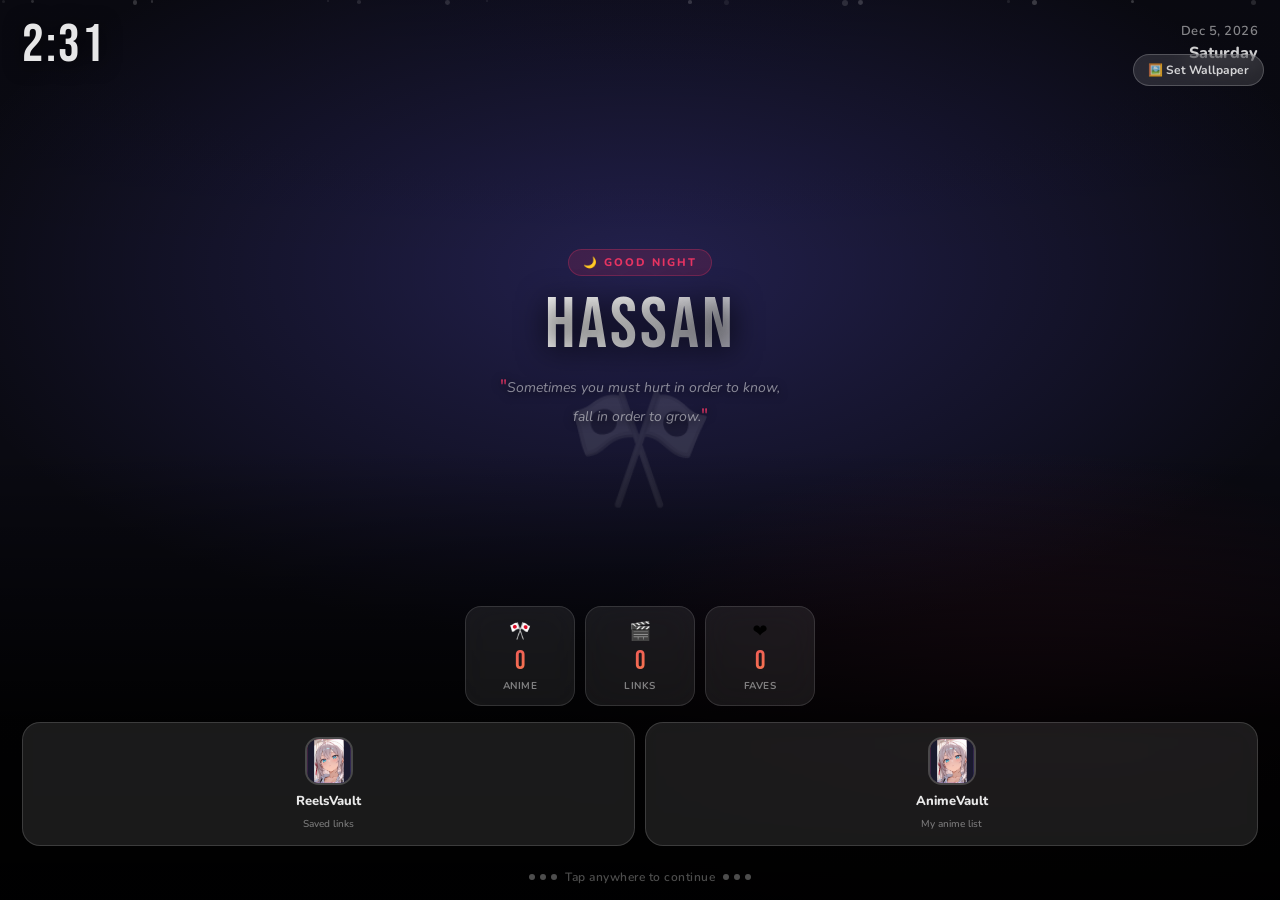
<file: index.html>
<!DOCTYPE html>
<html lang="en">
<head>
<meta charset="UTF-8"/>
<meta name="viewport" content="width=device-width, initial-scale=1.0, viewport-fit=cover"/>
<meta name="theme-color" content="#0a0a12"/>
<meta name="apple-mobile-web-app-capable" content="yes"/>
<meta name="apple-mobile-web-app-status-bar-style" content="black-translucent"/>
<meta name="apple-mobile-web-app-title" content="MyVault"/>
<link rel="manifest" href="manifest.json"/>
<title>MyVault</title>
<style>
@import url('https://fonts.googleapis.com/css2?family=Bebas+Neue&family=Nunito:wght@400;600;700;800;900&display=swap');

*,*::before,*::after{box-sizing:border-box;margin:0;padding:0}
:root{
  --acc:#e63462; --acc2:#ff9f43; --purple:#6c63ff;
  --font-h:'Bebas Neue',sans-serif;
  --font-b:'Nunito',system-ui,sans-serif;
}
html,body{width:100%;height:100%;overflow:hidden;background:#0a0a12;font-family:var(--font-b);-webkit-font-smoothing:antialiased;user-select:none;}

/* SPLASH */
.splash{position:fixed;inset:0;z-index:10;display:flex;flex-direction:column;cursor:pointer;transition:transform .7s cubic-bezier(.77,0,.18,1),opacity .5s ease;}
.splash.exit{transform:translateY(-100%);opacity:0;pointer-events:none;}

/* BG */
.splash-bg{position:absolute;inset:0;z-index:0;background:#0a0a12;background-size:cover;background-position:center top;}
.splash-bg::after{content:'';position:absolute;inset:0;background:linear-gradient(to bottom,rgba(0,0,0,.1) 0%,rgba(0,0,0,0) 30%,rgba(0,0,0,0) 50%,rgba(0,0,0,.88) 80%,rgba(0,0,0,.97) 100%);}
.no-bg-art{position:absolute;inset:0;z-index:0;display:flex;align-items:center;justify-content:center;background:radial-gradient(ellipse 80% 60% at 50% 30%,rgba(108,99,255,.25) 0%,transparent 70%),radial-gradient(ellipse 60% 50% at 80% 80%,rgba(230,52,98,.15) 0%,transparent 60%),#0a0a12;}
.no-bg-art .big-icon{font-size:120px;opacity:.12;filter:grayscale(1);}

/* CHANGE BG */
.change-bg-btn{position:absolute;z-index:3;top:calc(env(safe-area-inset-top) + 54px);right:16px;background:rgba(255,255,255,.12);backdrop-filter:blur(12px);border:1px solid rgba(255,255,255,.2);border-radius:99px;padding:7px 14px;color:rgba(255,255,255,.8);font-family:var(--font-b);font-size:12px;font-weight:700;cursor:pointer;display:flex;align-items:center;gap:5px;transition:all .2s;-webkit-tap-highlight-color:transparent;animation:fadeD .8s .4s both;}
.change-bg-btn:hover{background:rgba(255,255,255,.2);}
input#bgPicker{display:none}

/* TOP BAR */
.splash-top{position:relative;z-index:2;padding:calc(env(safe-area-inset-top) + 18px) 22px 0;display:flex;align-items:flex-start;justify-content:space-between;animation:fadeD .8s .2s both;}
.splash-time{font-family:var(--font-h);font-size:54px;letter-spacing:2px;color:rgba(255,255,255,.9);line-height:1;text-shadow:0 2px 20px rgba(0,0,0,.8);}
.splash-date-col{text-align:right;padding-top:4px;}
.splash-date{font-size:13px;color:rgba(255,255,255,.5);font-weight:600;letter-spacing:.5px;}
.splash-day{font-size:16px;color:rgba(255,255,255,.8);font-weight:800;margin-top:2px;}

/* MIDDLE */
.splash-mid{position:relative;z-index:2;flex:1;display:flex;flex-direction:column;align-items:center;justify-content:center;padding:0 24px;animation:fadeD .9s .3s both;}
.greeting-tag{font-size:11px;font-weight:800;letter-spacing:2px;text-transform:uppercase;color:var(--acc);background:rgba(230,52,98,.15);border:1px solid rgba(230,52,98,.3);padding:5px 14px;border-radius:99px;margin-bottom:14px;}
.greeting-name{font-family:var(--font-h);font-size:clamp(44px,10vw,72px);letter-spacing:3px;line-height:1;text-align:center;text-shadow:0 4px 30px rgba(0,0,0,.9);background:linear-gradient(135deg,#fff 40%,rgba(255,255,255,.6));-webkit-background-clip:text;-webkit-text-fill-color:transparent;background-clip:text;}
.greeting-sub{font-size:14px;color:rgba(255,255,255,.5);margin-top:10px;text-align:center;line-height:1.6;max-width:280px;font-style:italic;text-shadow:0 2px 10px rgba(0,0,0,.8);}
.quote-mark{color:var(--acc);font-style:normal;font-size:18px;}

/* STATS */
.splash-stats{position:relative;z-index:2;display:flex;justify-content:center;gap:10px;padding:0 22px;margin-bottom:16px;animation:fadeD .9s .5s both;}
.sstat{flex:1;max-width:110px;background:rgba(255,255,255,.08);backdrop-filter:blur(16px);border:1px solid rgba(255,255,255,.12);border-radius:16px;padding:12px 8px;text-align:center;}
.sstat-icon{font-size:18px;margin-bottom:3px;}
.sstat-n{font-family:var(--font-h);font-size:26px;letter-spacing:1px;background:linear-gradient(135deg,var(--acc),var(--acc2));-webkit-background-clip:text;-webkit-text-fill-color:transparent;background-clip:text;}
.sstat-l{font-size:10px;color:rgba(255,255,255,.45);text-transform:uppercase;letter-spacing:.6px;margin-top:2px;font-weight:700;}

/* APP LINKS */
.app-links{position:relative;z-index:2;display:flex;gap:10px;padding:0 22px;margin-bottom:18px;animation:fadeD .9s .6s both;}
.app-link{flex:1;background:rgba(255,255,255,.1);backdrop-filter:blur(16px);border:1px solid rgba(255,255,255,.15);border-radius:18px;padding:14px 12px;display:flex;flex-direction:column;align-items:center;gap:7px;cursor:pointer;transition:all .2s;-webkit-tap-highlight-color:transparent;text-decoration:none;}
.app-link:hover,.app-link:active{background:rgba(255,255,255,.18);border-color:rgba(255,255,255,.3);transform:translateY(-2px);}
.app-link-icon{width:48px;height:48px;border-radius:14px;overflow:hidden;flex-shrink:0;border:2px solid rgba(255,255,255,.2);}
.app-link-icon img{width:100%;height:100%;object-fit:cover;display:block;}
.app-link-name{font-size:13px;font-weight:800;color:rgba(255,255,255,.9);text-align:center;}
.app-link-sub{font-size:10px;color:rgba(255,255,255,.4);font-weight:600;text-align:center;}

/* TAP HINT */
.tap-hint{position:relative;z-index:2;text-align:center;padding:0 22px calc(env(safe-area-inset-bottom) + 14px);animation:fadeD .9s .7s both;}
.tap-hint-inner{display:inline-flex;align-items:center;gap:8px;color:rgba(255,255,255,.3);font-size:12px;font-weight:600;letter-spacing:.5px;}
.tap-dots{display:flex;gap:5px;}
.tap-dot{width:6px;height:6px;border-radius:50%;background:rgba(255,255,255,.3);animation:dotPulse 2s infinite;}
.tap-dot:nth-child(2){animation-delay:.3s;}
.tap-dot:nth-child(3){animation-delay:.6s;}
@keyframes dotPulse{0%,100%{opacity:.3;transform:scale(1)}50%{opacity:1;transform:scale(1.3)}}

/* MAIN APP */
#mainApp{position:fixed;inset:0;z-index:5;transform:translateY(100%);transition:transform .7s cubic-bezier(.77,0,.18,1);background:#0a0a12;overflow-y:auto;}
#mainApp.visible{transform:translateY(0);}

.app-choose{position:relative;display:flex;flex-direction:column;align-items:center;justify-content:center;min-height:100dvh;padding:80px 24px 40px;background:radial-gradient(ellipse 60% 40% at 10% 0%,rgba(108,99,255,.12) 0%,transparent 60%),radial-gradient(ellipse 40% 50% at 90% 100%,rgba(230,52,98,.08) 0%,transparent 60%),#0a0a12;}

/* BACK BUTTON — fixed top left */
.ac-back{
  position:fixed;
  top:calc(env(safe-area-inset-top) + 14px);
  left:16px;
  z-index:200;
  background:rgba(255,255,255,.1);
  backdrop-filter:blur(12px);
  border:1px solid rgba(255,255,255,.15);
  border-radius:12px;padding:9px 16px;
  color:rgba(255,255,255,.8);
  font-family:var(--font-b);font-size:13px;font-weight:700;
  cursor:pointer;-webkit-tap-highlight-color:transparent;
  transition:all .2s;display:flex;align-items:center;gap:6px;
}
.ac-back:hover{background:rgba(255,255,255,.18);}

.ac-title{font-family:var(--font-h);font-size:36px;letter-spacing:3px;text-align:center;margin-bottom:6px;background:linear-gradient(135deg,#fff,rgba(255,255,255,.6));-webkit-background-clip:text;-webkit-text-fill-color:transparent;background-clip:text;}
.ac-sub{font-size:14px;color:rgba(255,255,255,.35);text-align:center;margin-bottom:32px;}
.ac-cards{display:flex;flex-direction:column;gap:14px;width:100%;max-width:360px;}
.ac-card{background:rgba(255,255,255,.06);border:1.5px solid rgba(255,255,255,.1);border-radius:22px;padding:20px;display:flex;align-items:center;gap:16px;cursor:pointer;transition:all .25s;text-decoration:none;-webkit-tap-highlight-color:transparent;}
.ac-card:hover,.ac-card:active{border-color:rgba(255,255,255,.25);background:rgba(255,255,255,.1);transform:translateX(6px);}
.ac-icon{width:58px;height:58px;border-radius:16px;flex-shrink:0;overflow:hidden;border:2px solid rgba(255,255,255,.15);}
.ac-icon img{width:100%;height:100%;object-fit:cover;display:block;}
.ac-body{flex:1;}
.ac-name{font-size:18px;font-weight:800;color:#fff;margin-bottom:4px;}
.ac-desc{font-size:12px;color:rgba(255,255,255,.4);line-height:1.4;}
.ac-arr{font-size:20px;color:rgba(255,255,255,.25);}

/* PARTICLES */
.particles{position:absolute;inset:0;z-index:1;pointer-events:none;overflow:hidden;}
.particle{position:absolute;border-radius:50%;background:rgba(255,255,255,.4);animation:float linear infinite;}
@keyframes float{from{transform:translateY(110vh) scale(0);opacity:0}10%{opacity:1}90%{opacity:.5}to{transform:translateY(-10vh) scale(1);opacity:0}}
@keyframes fadeD{from{opacity:0;transform:translateY(18px)}to{opacity:1;transform:translateY(0)}}
</style>
</head>
<body>

<!-- SPLASH -->
<div class="splash" id="splash" onclick="enterApp()">
  <div class="splash-bg" id="splashBg">
    <div class="no-bg-art" id="noBgArt"><div class="big-icon">🎌</div></div>
  </div>
  <div class="particles" id="particles"></div>

  <button class="change-bg-btn" id="changeBgBtn" onclick="triggerBgPick(event)">🖼️ Set Wallpaper</button>
  <input type="file" id="bgPicker" accept="image/*" onchange="setBg(event)"/>

  <div class="splash-top">
    <div class="splash-time" id="splashTime">00:00</div>
    <div class="splash-date-col">
      <div class="splash-date" id="splashDate">--</div>
      <div class="splash-day"  id="splashDay">--</div>
    </div>
  </div>

  <div class="splash-mid">
    <div class="greeting-tag" id="greetTag">🌙 Good Night</div>
    <div class="greeting-name" id="siteNameEl">HASSAN</div>
    <div class="greeting-sub">
      <span class="quote-mark">"</span><span id="quoteText">The world is not beautiful, therefore it is.</span><span class="quote-mark">"</span>
    </div>
  </div>

  <div class="splash-stats">
    <div class="sstat"><div class="sstat-icon">🎌</div><div class="sstat-n" id="stAnime">0</div><div class="sstat-l">Anime</div></div>
    <div class="sstat"><div class="sstat-icon">🎬</div><div class="sstat-n" id="stLinks">0</div><div class="sstat-l">Links</div></div>
    <div class="sstat"><div class="sstat-icon">❤️</div><div class="sstat-n" id="stFavs">0</div><div class="sstat-l">Faves</div></div>
  </div>

  <div class="app-links">
    <div class="app-link" onclick="goApp('rv',event)">
      <div class="app-link-icon"><img src="icon.svg" onerror="this.src='icon-rv.svg'" alt="RV"/></div>
      <div class="app-link-name">ReelsVault</div>
      <div class="app-link-sub">Saved links</div>
    </div>
    <div class="app-link" onclick="goApp('av',event)">
      <div class="app-link-icon"><img src="icon.svg" alt="AV"/></div>
      <div class="app-link-name">AnimeVault</div>
      <div class="app-link-sub">My anime list</div>
    </div>
  </div>

  <div class="tap-hint">
    <div class="tap-hint-inner">
      <div class="tap-dots"><div class="tap-dot"></div><div class="tap-dot"></div><div class="tap-dot"></div></div>
      <span>Tap anywhere to continue</span>
      <div class="tap-dots"><div class="tap-dot"></div><div class="tap-dot"></div><div class="tap-dot"></div></div>
    </div>
    <!-- Install App Button — shows only when installable -->
    <button id="installBtn" onclick="triggerInstall(event)" style="display:none;margin-top:12px;background:rgba(255,255,255,0.12);backdrop-filter:blur(12px);border:1.5px solid rgba(255,255,255,0.25);border-radius:99px;padding:9px 22px;color:#fff;font-family:var(--font-b);font-size:13px;font-weight:700;cursor:pointer;align-items:center;gap:8px;-webkit-tap-highlight-color:transparent;transition:all .2s;">
      📲 Install App
    </button>
  </div>
</div>

<!-- MAIN APP PANEL -->
<div id="mainApp">
  <div class="app-choose">
    <button class="ac-back" onclick="backToSplash()">← Back</button>
    <div class="ac-title" id="vaultTitle">YOUR VAULT</div>
    <div class="ac-sub">Choose where to go</div>
    <div class="ac-cards">
      <a class="ac-card" href="reelsvault.html">
        <div class="ac-icon"><img src="icon.svg" alt="RV"/></div>
        <div class="ac-body">
          <div class="ac-name">ReelsVault</div>
          <div class="ac-desc">Your saved Instagram, TikTok, YouTube links with download support</div>
        </div>
        <span class="ac-arr">→</span>
      </a>
      <a class="ac-card" href="animevault/index.html">
        <div class="ac-icon"><img src="icon.svg" alt="AV"/></div>
        <div class="ac-body">
          <div class="ac-name">AnimeVault</div>
          <div class="ac-desc">Track your anime — watching, completed, ratings & reviews</div>
        </div>
        <span class="ac-arr">→</span>
      </a>
    </div>
  </div>
</div>

<script>
const QUOTES = [
  "The world is not beautiful, therefore it is.",
  "Whatever you lose, you'll find it again. But what you throw away you'll never get back.",
  "A lesson without pain is meaningless.",
  "It's not the face that makes someone a monster, it's the choices they make.",
  "If you don't take risks, you can't create a future.",
  "The only home truly worthy of you is where you are loved.",
  "Knowing you're different is only the beginning.",
  "Sometimes you must hurt in order to know, fall in order to grow.",
  "Being weak is nothing to be ashamed of. Staying weak is.",
  "No matter how hard or impossible it is, never lose sight of your goal.",
  "Protecting someone means giving them a place to belong.",
  "Hard work is absolutely worthless without talent.",
  "People's lives don't end when they die. It ends when they lose faith.",
];

function tick() {
  const now = new Date();
  const h = now.getHours(), m = String(now.getMinutes()).padStart(2,'0');
  const h12 = h%12||12;
  document.getElementById('splashTime').textContent = h12+':'+m;
  const days=['Sunday','Monday','Tuesday','Wednesday','Thursday','Friday','Saturday'];
  const months=['Jan','Feb','Mar','Apr','May','Jun','Jul','Aug','Sep','Oct','Nov','Dec'];
  document.getElementById('splashDate').textContent = months[now.getMonth()]+' '+now.getDate()+', '+now.getFullYear();
  document.getElementById('splashDay').textContent  = days[now.getDay()];
  const g = h<5?['🌙','Good Night']:h<12?['🌤️','Good Morning']:h<17?['☀️','Good Afternoon']:h<21?['🌆','Good Evening']:['🌙','Good Night'];
  document.getElementById('greetTag').textContent = g[0]+' '+g[1];
}
tick(); setInterval(tick,30000);

function setQuote(){ document.getElementById('quoteText').textContent = QUOTES[Math.floor(Math.random()*QUOTES.length)]; }
setQuote();

function loadStats(){
  try{
    const av=JSON.parse(localStorage.getItem('av5')||localStorage.getItem('av4')||'[]');
    const rv=JSON.parse(localStorage.getItem('rv6')||localStorage.getItem('rv5')||'[]');
    document.getElementById('stAnime').textContent=av.length;
    document.getElementById('stLinks').textContent=rv.length;
    document.getElementById('stFavs').textContent=[...av,...rv].filter(x=>x.fav).length;
  }catch{}
}
loadStats();

function loadSiteName(){
  const n=localStorage.getItem('vault_name')||'HASSAN';
  document.getElementById('siteNameEl').textContent=n;
  document.getElementById('vaultTitle').textContent=n+"'S VAULT";
}
loadSiteName();

function triggerBgPick(e){ e.stopPropagation(); document.getElementById('bgPicker').click(); }
function setBg(e){
  const file=e.target.files[0]; if(!file)return;
  const r=new FileReader();
  r.onload=ev=>{
    localStorage.setItem('splash_bg',ev.target.result);
    applyBg(ev.target.result);
  };
  r.readAsDataURL(file);
}
function applyBg(data){
  const bg=document.getElementById('splashBg');
  bg.style.backgroundImage="url('"+data+"')";
  document.getElementById('noBgArt').style.display='none';
  document.getElementById('changeBgBtn').innerHTML='🖼️ Change Wallpaper';
}
(function(){ const s=localStorage.getItem('splash_bg'); if(s)applyBg(s); })();

function spawnParticles(){
  const c=document.getElementById('particles');
  for(let i=0;i<16;i++){
    const p=document.createElement('div'); p.className='particle';
    const sz=Math.random()*4+2;
    p.style.cssText='width:'+sz+'px;height:'+sz+'px;left:'+Math.random()*100+'%;animation-duration:'+(Math.random()*12+8)+'s;animation-delay:'+(Math.random()*8)+'s;opacity:'+(Math.random()*.4+.1)+';';
    c.appendChild(p);
  }
}
spawnParticles();

function enterApp(){ document.getElementById('splash').classList.add('exit'); document.getElementById('mainApp').classList.add('visible'); }
function backToSplash(){ document.getElementById('mainApp').classList.remove('visible'); setTimeout(()=>document.getElementById('splash').classList.remove('exit'),100); setQuote(); loadStats(); }
function goApp(app,e){
  e.stopPropagation();
  window.location.href = app==='rv'?'reelsvault.html':'animevault/index.html';
}

/* ── SERVICE WORKER REGISTRATION ── */
if ('serviceWorker' in navigator) {
  window.addEventListener('load', () => {
    navigator.serviceWorker.register('./sw.js')
      .then(() => console.log('SW registered'))
      .catch(err => console.log('SW failed:', err));
  });
}

/* ── PWA INSTALL PROMPT ── */
let deferredPrompt;
window.addEventListener('beforeinstallprompt', e => {
  e.preventDefault();
  deferredPrompt = e;
  // Show install button
  const btn = document.getElementById('installBtn');
  if (btn) btn.style.display = 'flex';
});
window.addEventListener('appinstalled', () => {
  deferredPrompt = null;
  const btn = document.getElementById('installBtn');
  if (btn) btn.style.display = 'none';
});
function triggerInstall(e) {
  e.stopPropagation();
  if (deferredPrompt) {
    deferredPrompt.prompt();
    deferredPrompt.userChoice.then(() => { deferredPrompt = null; });
  }
}
</script>
</body>
</html>
</file>
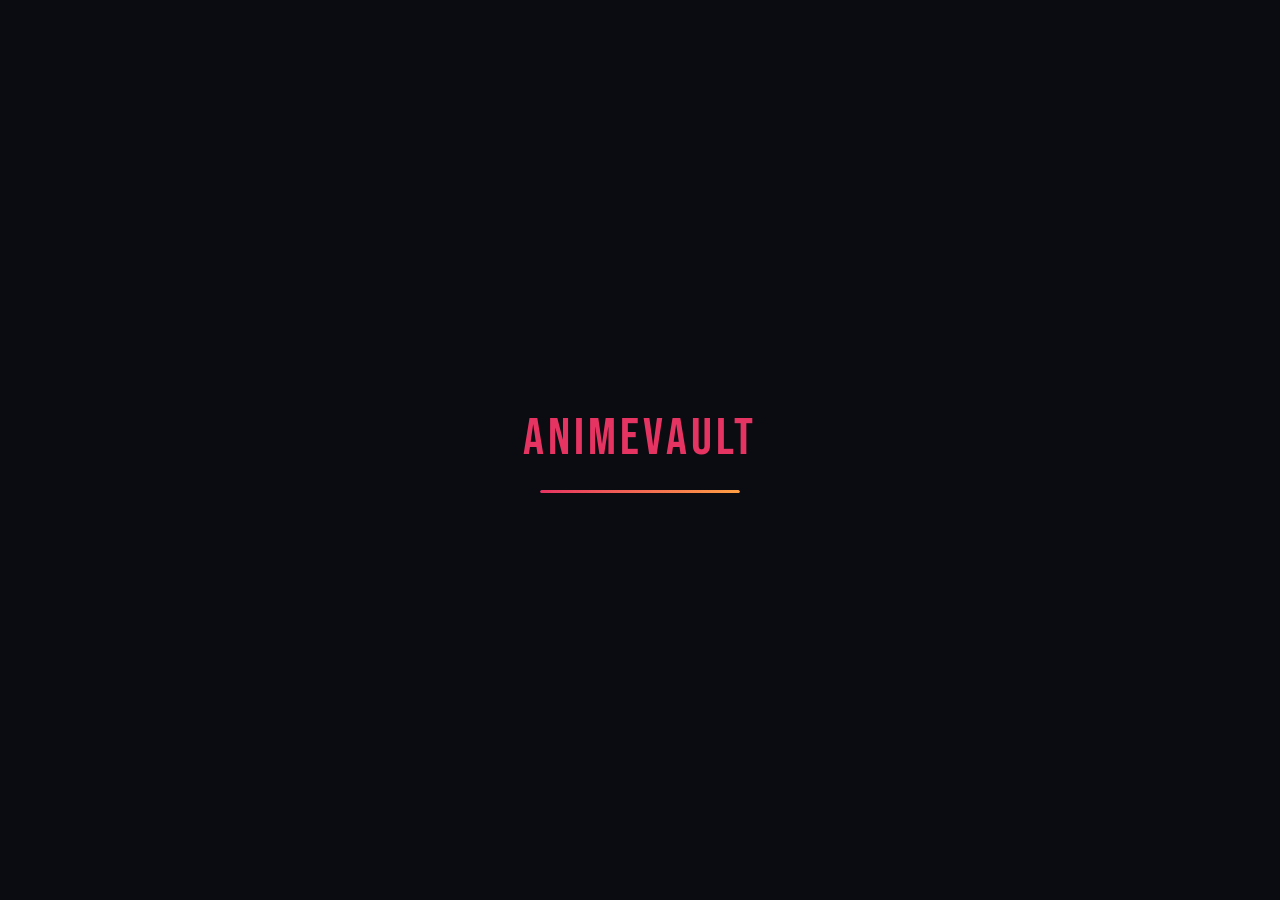
<file: categories.html>
<!DOCTYPE html>
<html lang="en">
<head>
<meta charset="UTF-8"/>
<meta name="viewport" content="width=device-width, initial-scale=1.0, viewport-fit=cover"/>
<meta name="theme-color" content="#0b0b12"/>
<meta name="apple-mobile-web-app-capable" content="yes"/>
<meta name="apple-mobile-web-app-status-bar-style" content="black-translucent"/>
<link rel="manifest" href="manifest.json"/>
<link rel="apple-touch-icon" href="https://placehold.co/192x192/e63462/ffffff?text=AV"/>
<link rel="stylesheet" href="style.css"/>
</head>
<body>

<div id="loader">
  <div class="loader-logo">ANIMEVAULT</div>
  <div class="loader-bar"><div class="loader-fill"></div></div>
</div>

<div class="bg-fx"></div>
<div class="bg-grid"></div>

<nav class="nav">
  <a href="index.html" class="nav-logo">
    <div class="nav-logo-icon">🎌</div>
    <span class="nav-logo-text">ANIMEVAULT</span>
  </a>
  <div class="nav-links">
    <a href="index.html"      class="nav-link">🏠 My List</a>
    <a href="watchlist.html"  class="nav-link">📋 Watchlist <span class="badge wl-badge" style="display:none">0</span></a>
    <a href="categories.html" class="nav-link active">🎭 Categories</a>
  </div>
  <div class="nav-right">
    <button class="theme-btn" id="themeBtn" onclick="toggleTheme()" title="Toggle theme">☀️</button>
    <button class="hamburger" onclick="toggleMobileMenu()">
      <span></span><span></span><span></span>
    </button>
  </div>
</nav>

<div class="mobile-menu" id="mobileMenu">
  <a href="index.html"      class="nav-link">🏠 My List</a>
  <a href="watchlist.html"  class="nav-link">📋 Watchlist</a>
  <a href="categories.html" class="nav-link active">🎭 Categories</a>
</div>

<main class="wrapper">
  <div class="page-content">

    <div class="page-hero">
      <div class="page-hero-tag">🎭 Browse by Genre</div>
      <h1>CATEGORIES</h1>
      <p>Explore all your anime grouped by genre. Every anime from your list and watchlist.</p>
    </div>

    <!-- Genre filter pills -->
    <div class="genre-filter-bar" id="genrePills"></div>

    <!-- Categories container -->
    <div id="catContainer"></div>

  </div>
</main>

<div id="toast-container"></div>
<script src="app.js"></script>
<script>initCategoriesPage();</script>
</body>
</html>
</file>
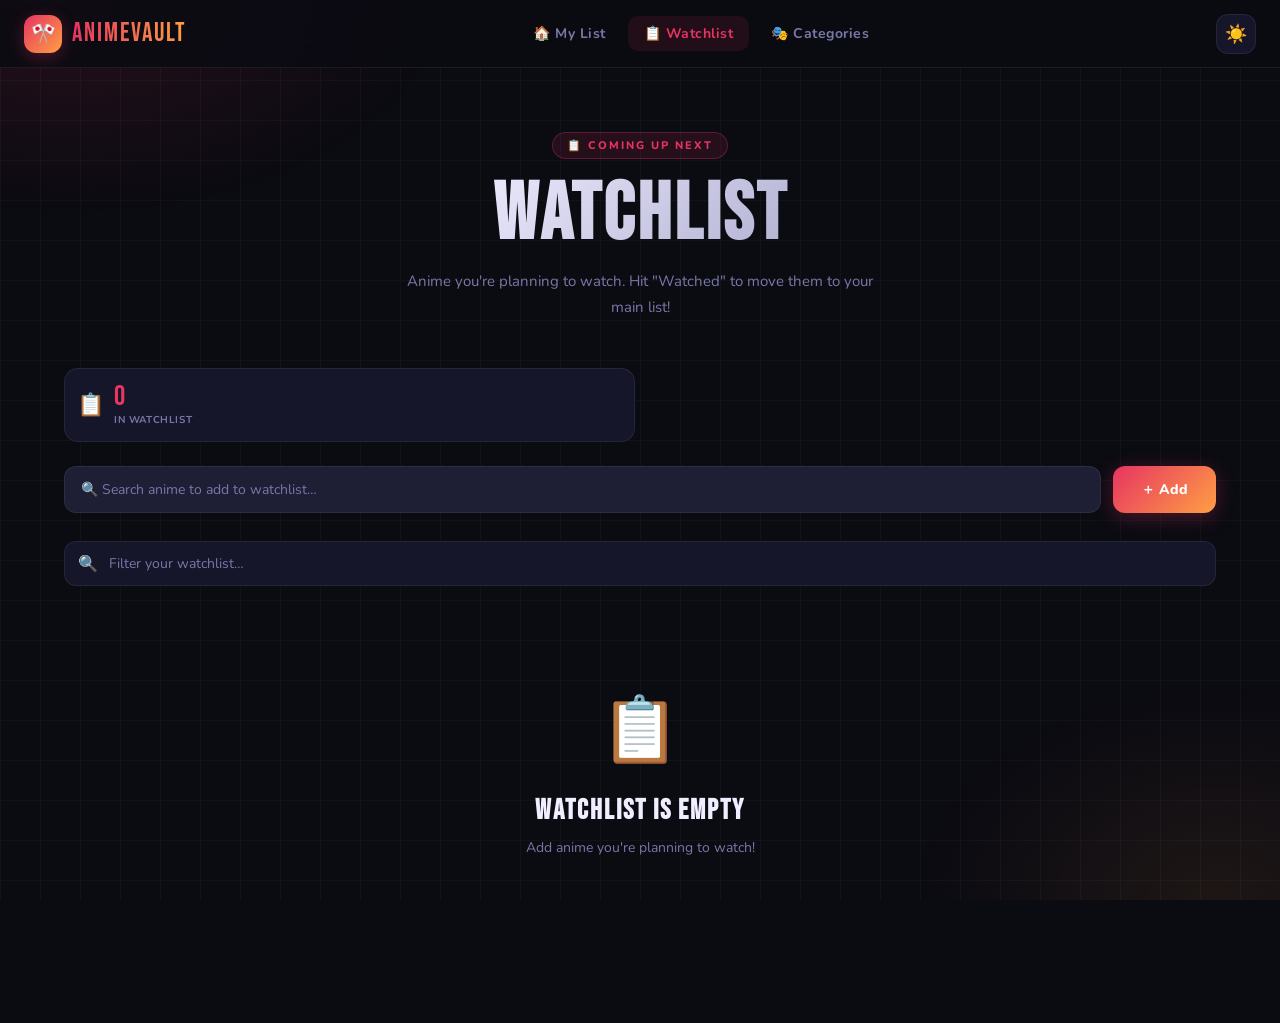
<file: watchlist.html>
<!DOCTYPE html>
<html lang="en">
<head>
<meta charset="UTF-8"/>
<meta name="viewport" content="width=device-width, initial-scale=1.0, viewport-fit=cover"/>
<meta name="theme-color" content="#0b0b12"/>
<meta name="apple-mobile-web-app-capable" content="yes"/>
<meta name="apple-mobile-web-app-status-bar-style" content="black-translucent"/>
<link rel="manifest" href="manifest.json"/>
<link rel="apple-touch-icon" href="https://placehold.co/192x192/e63462/ffffff?text=AV"/>
<link rel="stylesheet" href="style.css"/>
</head>
<body>

<div id="loader">
  <div class="loader-logo">ANIMEVAULT</div>
  <div class="loader-bar"><div class="loader-fill"></div></div>
</div>

<div class="bg-fx"></div>
<div class="bg-grid"></div>

<nav class="nav">
  <a href="index.html" class="nav-logo">
    <div class="nav-logo-icon">🎌</div>
    <span class="nav-logo-text">ANIMEVAULT</span>
  </a>
  <div class="nav-links">
    <a href="index.html"      class="nav-link">🏠 My List</a>
    <a href="watchlist.html"  class="nav-link active">📋 Watchlist <span class="badge wl-badge" style="display:none">0</span></a>
    <a href="categories.html" class="nav-link">🎭 Categories</a>
  </div>
  <div class="nav-right">
    <button class="theme-btn" id="themeBtn" onclick="toggleTheme()" title="Toggle theme">☀️</button>
    <button class="hamburger" onclick="toggleMobileMenu()">
      <span></span><span></span><span></span>
    </button>
  </div>
</nav>

<div class="mobile-menu" id="mobileMenu">
  <a href="index.html"      class="nav-link">🏠 My List</a>
  <a href="watchlist.html"  class="nav-link active">📋 Watchlist</a>
  <a href="categories.html" class="nav-link">🎭 Categories</a>
</div>

<main class="wrapper">
  <div class="page-content">

    <div class="page-hero">
      <div class="page-hero-tag">📋 Coming Up Next</div>
      <h1>WATCHLIST</h1>
      <p>Anime you're planning to watch. Hit "Watched" to move them to your main list!</p>
    </div>

    <!-- Stats -->
    <div class="stats-bar" style="margin-bottom:24px">
      <div class="stat-pill">
        <span class="stat-icon">📋</span>
        <div class="stat-info">
          <div class="stat-num" id="wlCount">0</div>
          <div class="stat-label">In Watchlist</div>
        </div>
      </div>
    </div>

    <!-- Add to watchlist -->
    <div style="margin-bottom:28px;animation:fadeUp .5s ease both">
      <form id="wlAddForm" style="display:flex;gap:12px;flex-wrap:wrap" onsubmit="handleWlAdd(event)">
        <div class="anime-search-wrap" style="flex:1;min-width:200px">
          <input class="form-input" id="wlSearch" type="text"
            placeholder="🔍 Search anime to add to watchlist…"
            autocomplete="off" autocorrect="off" autocapitalize="off" spellcheck="false"/>
          <span class="searching-spin" id="wlSpin">⟳</span>
          <div class="sug-list" id="wlSugs"></div>
        </div>
        <button type="submit"
          style="padding:13px 28px;border:none;border-radius:12px;background:linear-gradient(135deg,var(--accent),var(--accent2));color:#fff;font-family:var(--font-b);font-size:14px;font-weight:800;cursor:pointer;white-space:nowrap;box-shadow:0 4px 20px var(--glow-r);transition:all .3s;flex-shrink:0">
          ＋ Add
        </button>
      </form>
    </div>

    <!-- Search filter -->
    <div class="toolbar" style="margin-bottom:20px">
      <div class="search-box" style="flex:1">
        <span class="search-icon">🔍</span>
        <input type="text" id="wlSearchFilter" placeholder="Filter your watchlist…" autocomplete="off"/>
      </div>
    </div>

    <!-- Watchlist grid -->
    <div class="watchlist-grid" id="watchlistGrid"></div>

  </div>
</main>

<div id="toast-container"></div>
<script src="app.js"></script>
<script>initWatchlistPage();</script>
</body>
</html>
</file>
<file: style.css>
/* ═══════════════════════════════════════════════════════════
   ANIMEVAULT — style.css
   A cinematic dark anime tracker with editorial aesthetics
═══════════════════════════════════════════════════════════ */

@import url('https://fonts.googleapis.com/css2?family=Bebas+Neue&family=Nunito:wght@400;500;600;700;800;900&display=swap');

/* ── VARIABLES ── */
:root {
  --bg:       #0b0b12;
  --bg2:      #111120;
  --surface:  #16162a;
  --surface2: #1e1e35;
  --border:   rgba(255,255,255,0.07);
  --accent:   #e63462;
  --accent2:  #ff9f43;
  --blue:     #4fc3f7;
  --text:     #f0eeff;
  --muted:    #7878a8;
  --card-h:   280px;
  --r:        16px;
  --nav-h:    68px;
  --font-h:   'Bebas Neue', sans-serif;
  --font-b:   'Nunito', sans-serif;
  --shadow:   0 20px 60px rgba(0,0,0,0.6);
  --glow-r:   rgba(230,52,98,0.3);
  --glow-o:   rgba(255,159,67,0.3);
  --trans:    all 0.3s cubic-bezier(0.4,0,0.2,1);
}

[data-theme="light"] {
  --bg:       #f0eff8;
  --bg2:      #e8e6f5;
  --surface:  #ffffff;
  --surface2: #f4f3fc;
  --border:   rgba(0,0,0,0.08);
  --text:     #1a1a2e;
  --muted:    #7878a8;
}

/* ── RESET ── */
*, *::before, *::after { box-sizing: border-box; margin: 0; padding: 0; }
html { scroll-behavior: smooth; font-size: 16px; }
body {
  background: var(--bg);
  color: var(--text);
  font-family: var(--font-b);
  min-height: 100vh;
  overflow-x: hidden;
  -webkit-font-smoothing: antialiased;
  transition: background 0.4s, color 0.4s;
}

/* ── SCROLLBAR ── */
::-webkit-scrollbar { width: 6px; }
::-webkit-scrollbar-track { background: var(--bg); }
::-webkit-scrollbar-thumb { background: var(--surface2); border-radius: 99px; }

/* ── PAGE LOADER ── */
#loader {
  position: fixed; inset: 0; z-index: 9999;
  background: var(--bg);
  display: flex; align-items: center; justify-content: center;
  flex-direction: column; gap: 20px;
  transition: opacity 0.5s, visibility 0.5s;
}
#loader.hide { opacity: 0; visibility: hidden; pointer-events: none; }
.loader-logo { font-family: var(--font-h); font-size: 52px; letter-spacing: 4px; color: var(--accent); }
.loader-bar { width: 200px; height: 3px; background: var(--surface2); border-radius: 99px; overflow: hidden; }
.loader-fill { height: 100%; background: linear-gradient(90deg, var(--accent), var(--accent2)); border-radius: 99px; animation: lfill 1.2s ease forwards; }
@keyframes lfill { from { width: 0 } to { width: 100% } }

/* ── BACKGROUND FX ── */
.bg-fx {
  position: fixed; inset: 0; z-index: 0; pointer-events: none;
  background:
    radial-gradient(ellipse 50% 40% at 5% 0%, rgba(230,52,98,0.12) 0%, transparent 60%),
    radial-gradient(ellipse 40% 40% at 95% 100%, rgba(255,159,67,0.08) 0%, transparent 60%);
}
.bg-grid {
  position: fixed; inset: 0; z-index: 0; pointer-events: none; opacity: 0.03;
  background-image: linear-gradient(var(--text) 1px, transparent 1px),
                    linear-gradient(90deg, var(--text) 1px, transparent 1px);
  background-size: 40px 40px;
}

/* ── MAIN WRAPPER ── */
.wrapper { position: relative; z-index: 1; }

/* ═══════════════════════════════════════════
   NAVIGATION
═══════════════════════════════════════════ */
.nav {
  position: fixed; top: 0; left: 0; right: 0; z-index: 100;
  height: var(--nav-h);
  background: rgba(11,11,18,0.85);
  backdrop-filter: blur(20px); -webkit-backdrop-filter: blur(20px);
  border-bottom: 1px solid var(--border);
  display: flex; align-items: center; justify-content: space-between;
  padding: 0 24px;
  transition: background 0.4s, border 0.4s;
}
[data-theme="light"] .nav { background: rgba(240,239,248,0.88); }

.nav-logo {
  display: flex; align-items: center; gap: 10px;
  text-decoration: none;
}
.nav-logo-icon {
  width: 38px; height: 38px; border-radius: 12px;
  background: linear-gradient(135deg, var(--accent), var(--accent2));
  display: flex; align-items: center; justify-content: center;
  font-size: 20px; flex-shrink: 0;
  box-shadow: 0 4px 16px var(--glow-r);
}
.nav-logo-text {
  font-family: var(--font-h); font-size: 26px; letter-spacing: 2px;
  background: linear-gradient(90deg, var(--accent), var(--accent2));
  -webkit-background-clip: text; -webkit-text-fill-color: transparent; background-clip: text;
}

.nav-links { display: flex; align-items: center; gap: 6px; }
.nav-link {
  text-decoration: none; color: var(--muted);
  font-size: 14px; font-weight: 700; letter-spacing: 0.5px;
  padding: 8px 16px; border-radius: 10px;
  transition: var(--trans);
  position: relative;
}
.nav-link:hover { color: var(--text); background: var(--surface); }
.nav-link.active { color: var(--accent); background: rgba(230,52,98,0.1); }
.nav-link .badge {
  position: absolute; top: 4px; right: 6px;
  background: var(--accent); color: #fff;
  font-size: 9px; font-weight: 900;
  width: 16px; height: 16px; border-radius: 50%;
  display: flex; align-items: center; justify-content: center;
}

.nav-right { display: flex; align-items: center; gap: 10px; }
.theme-btn {
  width: 40px; height: 40px; border-radius: 12px;
  background: var(--surface); border: 1.5px solid var(--border);
  color: var(--text); font-size: 18px; cursor: pointer;
  display: flex; align-items: center; justify-content: center;
  transition: var(--trans); -webkit-tap-highlight-color: transparent;
}
.theme-btn:hover { border-color: var(--accent); transform: rotate(20deg); }

/* Mobile hamburger */
.hamburger {
  display: none; flex-direction: column; gap: 5px; cursor: pointer;
  background: none; border: none; padding: 8px;
  -webkit-tap-highlight-color: transparent;
}
.hamburger span { width: 24px; height: 2px; background: var(--text); border-radius: 99px; transition: var(--trans); }

/* Mobile nav menu */
.mobile-menu {
  display: none; position: fixed; top: var(--nav-h); left: 0; right: 0; z-index: 99;
  background: var(--bg2); border-bottom: 1px solid var(--border);
  padding: 16px; flex-direction: column; gap: 4px;
}
.mobile-menu.open { display: flex; }
.mobile-menu .nav-link { width: 100%; padding: 14px 16px; }

/* ═══════════════════════════════════════════
   PAGE CONTENT
═══════════════════════════════════════════ */
.page-content {
  padding-top: calc(var(--nav-h) + 24px);
  padding-bottom: 60px;
  padding-left: 24px;
  padding-right: 24px;
  max-width: 1200px;
  margin: 0 auto;
}

/* ── HERO / PAGE HEADER ── */
.page-hero {
  text-align: center;
  padding: 40px 20px 48px;
  animation: fadeUp 0.6s ease forwards;
}
.page-hero-tag {
  display: inline-block;
  font-size: 11px; font-weight: 800; letter-spacing: 2px; text-transform: uppercase;
  color: var(--accent); background: rgba(230,52,98,0.12);
  border: 1px solid rgba(230,52,98,0.3);
  padding: 5px 14px; border-radius: 99px; margin-bottom: 16px;
}
.page-hero h1 {
  font-family: var(--font-h); font-size: clamp(42px, 8vw, 80px);
  letter-spacing: 3px; line-height: 1; margin-bottom: 14px;
  background: linear-gradient(135deg, var(--text) 30%, var(--muted) 100%);
  -webkit-background-clip: text; -webkit-text-fill-color: transparent; background-clip: text;
}
.page-hero p { font-size: 15px; color: var(--muted); max-width: 500px; margin: 0 auto; line-height: 1.7; }

/* ─── STATS BAR ── */
.stats-bar {
  display: grid;
  grid-template-columns: repeat(2, 1fr);
  gap: 10px;
  margin-bottom: 28px;
  animation: fadeUp 0.6s 0.1s ease both;
}
.stat-pill {
  background: var(--surface); border: 1px solid var(--border);
  border-radius: 14px; padding: 14px 12px;
  display: flex; align-items: center; gap: 10px;
  transition: var(--trans); overflow: hidden; min-width: 0;
}
.stat-pill:hover { border-color: var(--accent); transform: translateY(-2px); }
.stat-icon { font-size: 22px; flex-shrink: 0; }
.stat-info { min-width: 0; flex: 1; }
.stat-num {
  font-family: var(--font-h); font-size: 28px; letter-spacing: 1px; line-height: 1;
  background: linear-gradient(135deg, var(--accent), var(--accent2));
  -webkit-background-clip: text; -webkit-text-fill-color: transparent; background-clip: text;
  white-space: nowrap;
}
.stat-label {
  font-size: 10px; color: var(--muted); text-transform: uppercase;
  letter-spacing: 0.6px; font-weight: 700;
  white-space: nowrap; overflow: hidden; text-overflow: ellipsis; margin-top: 2px;
}

/* ── TOOLBAR ── */
.toolbar {
  display: flex; gap: 12px; align-items: center; flex-wrap: wrap;
  margin-bottom: 28px;
  animation: fadeUp 0.6s 0.15s ease both;
}
.toolbar-left { display: flex; gap: 10px; flex: 1; align-items: center; min-width: 0; }
.toolbar-right { display: flex; gap: 10px; align-items: center; }

.search-box {
  flex: 1; min-width: 0; position: relative;
}
.search-box input {
  width: 100%; background: var(--surface); border: 1.5px solid var(--border);
  border-radius: 12px; color: var(--text); font-family: var(--font-b);
  font-size: 14px; padding: 12px 16px 12px 44px; outline: none;
  transition: var(--trans); -webkit-appearance: none;
}
.search-box input:focus { border-color: var(--accent); }
.search-box input::placeholder { color: var(--muted); }
.search-icon { position: absolute; left: 14px; top: 50%; transform: translateY(-50%); font-size: 16px; color: var(--muted); pointer-events: none; }

.filter-select {
  background: var(--surface); border: 1.5px solid var(--border);
  border-radius: 12px; color: var(--text); font-family: var(--font-b);
  font-size: 13px; padding: 12px 14px; outline: none; cursor: pointer;
  -webkit-appearance: none; transition: var(--trans); white-space: nowrap;
}
.filter-select:focus { border-color: var(--accent); }

.icon-btn {
  background: var(--surface); border: 1.5px solid var(--border);
  border-radius: 12px; color: var(--muted); font-size: 18px;
  width: 46px; height: 46px; cursor: pointer; flex-shrink: 0;
  display: flex; align-items: center; justify-content: center;
  transition: var(--trans); -webkit-tap-highlight-color: transparent;
}
.icon-btn:hover { border-color: var(--accent); color: var(--accent); }

/* ─── ADD BUTTON (FAB) ── */
.fab {
  position: fixed; bottom: 30px; right: 24px; z-index: 50;
  width: 58px; height: 58px; border-radius: 18px;
  background: linear-gradient(135deg, var(--accent), var(--accent2));
  border: none; color: #fff; font-size: 26px; cursor: pointer;
  display: flex; align-items: center; justify-content: center;
  box-shadow: 0 8px 30px var(--glow-r);
  transition: var(--trans); -webkit-tap-highlight-color: transparent;
  animation: fabPop 0.4s 0.5s cubic-bezier(0.34,1.56,0.64,1) both;
}
.fab:hover { transform: scale(1.1) rotate(45deg); box-shadow: 0 12px 40px var(--glow-r); }
.fab:active { transform: scale(0.93); }
@keyframes fabPop { from { transform: scale(0) rotate(-90deg); opacity: 0; } to { transform: scale(1); opacity: 1; } }

/* ── RANDOM BTN (Secret) ── */
.random-btn {
  position: fixed; bottom: 100px; right: 24px; z-index: 50;
  width: 46px; height: 46px; border-radius: 14px;
  background: var(--surface2); border: 1.5px solid var(--border);
  color: var(--muted); font-size: 20px; cursor: pointer;
  display: flex; align-items: center; justify-content: center;
  transition: var(--trans); -webkit-tap-highlight-color: transparent;
  opacity: 0.6;
}
.random-btn:hover { opacity: 1; border-color: var(--accent2); color: var(--accent2); transform: rotate(180deg); }

/* ═══════════════════════════════════════════
   ANIME GRID — now a clean list
═══════════════════════════════════════════ */
.anime-grid {
  display: flex;
  flex-direction: column;
  gap: 12px;
  animation: fadeUp 0.6s 0.2s ease both;
}

/* New horizontal card */
.anime-card {
  background: var(--surface);
  border: 1px solid var(--border);
  border-radius: 18px; overflow: hidden;
  animation: cardIn 0.4s ease forwards;
  transition: border-color .25s, box-shadow .25s;
}
.anime-card:hover { border-color: rgba(230,52,98,.35); }

.card-inner {
  display: flex; gap: 0;
}

/* Small poster — fixed width on left */
.card-poster-small {
  width: 85px; flex-shrink: 0;
  background: var(--surface2);
  position: relative; overflow: hidden;
  min-height: 120px;
}
.card-poster-small img {
  width: 100%; height: 100%; object-fit: cover; display: block;
}
.no-poster-sm {
  width: 100%; min-height: 120px;
  display: flex; align-items: center; justify-content: center; font-size: 28px;
  background: var(--surface2);
}
.card-num-sm {
  position: absolute; top: 6px; left: 6px;
  background: var(--accent); color: #fff;
  font-family: var(--font-h); font-size: 12px;
  width: 22px; height: 22px; border-radius: 6px;
  display: flex; align-items: center; justify-content: center;
  z-index: 2;
}

/* Card info — right side */
.card-info {
  flex: 1; padding: 11px 13px; min-width: 0;
  display: flex; flex-direction: column; gap: 5px;
}
.card-info-top {
  display: flex; align-items: center; gap: 8px; margin-bottom: 2px;
}
.card-title-new {
  font-size: 14px; font-weight: 800; line-height: 1.3;
  color: var(--text); letter-spacing: -.1px;
  display: -webkit-box; -webkit-line-clamp: 2; -webkit-box-orient: vertical;
  overflow: hidden; word-break: break-word;
}
.card-genre-new {
  font-size: 11px; color: var(--muted); text-transform: uppercase;
  letter-spacing: .5px; font-weight: 600;
  white-space: nowrap; overflow: hidden; text-overflow: ellipsis;
}
.card-eps-new  { font-size: 11px; color: var(--muted); }
.card-stars-new { display: flex; gap: 2px; }
.card-actions-new {
  display: flex; gap: 6px; margin-top: 6px;
}

/* Keep old .card-fav styles working */
.card-fav {
  background: none; border: none; font-size: 16px; cursor: pointer;
  -webkit-tap-highlight-color: transparent; transition: transform .15s;
  padding: 0; margin-left: auto; flex-shrink: 0;
  display: flex; align-items: center; justify-content: center;
}
.card-fav:active { transform: scale(1.3); }
.card-fav.on { color: #f87171; }
  flex: 1; padding: 7px 4px;
  background: var(--surface2);
  border: 1px solid var(--border);
  border-radius: 10px; color: var(--muted);
  font-family: var(--font-b); font-size: 11px; font-weight: 700;
  cursor: pointer; display: flex; align-items: center; justify-content: center; gap: 3px;
  transition: var(--trans); -webkit-tap-highlight-color: transparent;
}
.card-action-btn:hover        { border-color: var(--accent); color: var(--accent); }
.card-action-btn.danger:hover { border-color: var(--accent); color: var(--accent); }
.card-action-btn.success:hover{ border-color: var(--blue);   color: var(--blue); }

/* Status ribbon */
.card-status {
  font-size: 9px; font-weight: 800; letter-spacing: 0.8px; text-transform: uppercase;
  padding: 3px 8px; border-radius: 6px; flex-shrink: 0;
}
.status-watching    { background: rgba(79,195,247,0.15);  color: #4fc3f7; }
.status-completed   { background: rgba(74,222,128,0.15);  color: #4ade80; }
.status-pending     { background: rgba(251,191,36,0.15);  color: #fbbf24; }
.status-dropped     { background: rgba(248,113,113,0.15); color: #f87171; }
.status-plantowatch { background: rgba(167,139,250,0.15); color: #a78bfa; }

@keyframes cardIn {
  from { opacity: 0; transform: translateY(14px); }
  to   { opacity: 1; transform: translateY(0); }
}

/* ── CARD BANNER (side by side with poster) ── */
.card-banner {
  width: 72px; flex-shrink: 0;
  background: var(--surface2);
  position: relative; overflow: hidden;
  min-height: 120px;
  border-left: 1px solid var(--border);
}
.card-banner img {
  width: 100%; height: 100%; object-fit: cover; display: block;
}
.card-banner-empty {
  display: flex; flex-direction: column;
  align-items: center; justify-content: center;
  gap: 4px; cursor: pointer;
  border: 1.5px dashed var(--border);
  transition: all .2s;
}
.card-banner-empty:hover { border-color: var(--accent); background: rgba(230,52,98,.05); }
.card-banner-empty span { font-size: 18px; color: var(--muted); }
.card-banner-empty small { font-size: 9px; color: var(--muted); font-weight: 700; letter-spacing: .5px; text-transform: uppercase; }
.banner-change-btn {
  position: absolute; bottom: 4px; right: 4px;
  background: rgba(0,0,0,.6); border: none; border-radius: 6px;
  color: #fff; font-size: 11px; padding: 3px 5px;
  cursor: pointer; -webkit-tap-highlight-color: transparent;
  opacity: 0; transition: opacity .2s;
}
.card-banner:hover .banner-change-btn { opacity: 1; }

/* ── CUSTOMIZATION PANEL ── */
.customize-overlay {
  position: fixed; inset: 0; z-index: 700;
  background: rgba(0,0,0,.8); backdrop-filter: blur(10px);
  display: none; align-items: flex-end; justify-content: center;
  padding: 0; overflow: hidden;
}
.customize-overlay.open { display: flex; }
.customize-sheet {
  background: var(--surface); border-top: 1.5px solid var(--border);
  border-radius: 24px 24px 0 0; padding: 24px 20px;
  width: 100%; max-width: 520px;
  max-height: 88dvh; overflow-y: auto;
  animation: sheetUp .35s cubic-bezier(.34,1.56,.64,1);
  padding-bottom: max(24px, env(safe-area-inset-bottom));
}
@keyframes sheetUp { from{transform:translateY(100%)}to{transform:translateY(0)} }
.cz-header { display: flex; align-items: center; justify-content: space-between; margin-bottom: 22px; }
.cz-title { font-family: var(--font-h); font-size: 26px; letter-spacing: 2px; }
.cz-close {
  background: var(--surface2); border: 1px solid var(--border);
  border-radius: 10px; color: var(--muted);
  width: 34px; height: 34px; font-size: 17px; cursor: pointer;
  display: flex; align-items: center; justify-content: center;
  -webkit-tap-highlight-color: transparent;
}
.cz-section { margin-bottom: 22px; }
.cz-section-title { font-size: 11px; font-weight: 800; letter-spacing: 1.2px; text-transform: uppercase; color: var(--muted); margin-bottom: 12px; }

/* Site name input */
.cz-input {
  width: 100%; background: var(--surface2); border: 1.5px solid var(--border);
  border-radius: 12px; color: var(--text); font-family: var(--font-b);
  font-size: 15px; padding: 12px 14px; outline: none;
  transition: border-color .2s; margin-bottom: 8px;
}
.cz-input:focus { border-color: var(--accent); }
.cz-input::placeholder { color: var(--muted); }

/* Accent colors */
.color-grid { display: flex; gap: 10px; flex-wrap: wrap; }
.color-swatch {
  width: 40px; height: 40px; border-radius: 12px; cursor: pointer;
  border: 3px solid transparent; transition: all .2s;
  -webkit-tap-highlight-color: transparent;
  flex-shrink: 0;
}
.color-swatch.on { border-color: #fff; transform: scale(1.15); box-shadow: 0 4px 16px rgba(0,0,0,.5); }

/* Card style options */
.style-opts { display: flex; gap: 10px; }
.style-opt {
  flex: 1; background: var(--surface2); border: 1.5px solid var(--border);
  border-radius: 12px; padding: 12px 8px; cursor: pointer;
  text-align: center; transition: all .2s;
  -webkit-tap-highlight-color: transparent;
  font-size: 12px; font-weight: 700; color: var(--muted);
}
.style-opt .so-preview { font-size: 22px; margin-bottom: 5px; }
.style-opt.on { border-color: var(--accent); color: var(--accent); background: rgba(230,52,98,.08); }

/* Wallpaper preview in customize */
.wp-prev-box {
  width: 100%; height: 90px; border-radius: 12px;
  background: var(--surface2); border: 1.5px dashed var(--border);
  display: flex; align-items: center; justify-content: center;
  font-size: 13px; color: var(--muted);
  cursor: pointer; overflow: hidden; transition: border-color .2s;
}
.wp-prev-box:hover { border-color: var(--accent); }
.wp-prev-box img { width: 100%; height: 100%; object-fit: cover; }

/* Wallpaper overlay on body */
body.has-wp { background-size: cover !important; background-position: center !important; background-attachment: fixed !important; }
.wp-overlay { display: none; position: fixed; inset: 0; z-index: 0; background: rgba(11,11,18,0.8); }
body.has-wp .wp-overlay { display: block; }

/* Apply button */
.cz-apply {
  width: 100%; padding: 14px; border: none; border-radius: 14px;
  background: linear-gradient(135deg, var(--accent), var(--accent2));
  color: #fff; font-family: var(--font-b); font-size: 15px; font-weight: 800;
  cursor: pointer; margin-top: 8px;
  box-shadow: 0 4px 20px var(--glow-r);
  -webkit-tap-highlight-color: transparent;
}

/* Customize FAB */
.customize-fab {
  position: fixed; bottom: 100px; left: 24px; z-index: 50;
  width: 46px; height: 46px; border-radius: 14px;
  background: var(--surface2); border: 1.5px solid var(--border);
  color: var(--muted); font-size: 20px; cursor: pointer;
  display: flex; align-items: center; justify-content: center;
  transition: var(--trans); -webkit-tap-highlight-color: transparent;
}
.customize-fab:hover { border-color: var(--accent); color: var(--accent); }

/* ── CARD STYLE VARIANTS ── */
body.style-sharp .anime-card { border-radius: 6px !important; }
body.style-sharp .card-poster-small,
body.style-sharp .card-banner { border-radius: 0 !important; }
body.style-glass .anime-card {
  background: rgba(255,255,255,.05) !important;
  backdrop-filter: blur(16px) !important;
  border: 1px solid rgba(255,255,255,.12) !important;
}

/* ── EMPTY STATE ── */
.empty-state {
  grid-column: 1 / -1; text-align: center;
  padding: 80px 20px; color: var(--muted);
}
.empty-state .ei { font-size: 64px; margin-bottom: 20px; display: block; }
.empty-state h3 { font-family: var(--font-h); font-size: 28px; color: var(--text); letter-spacing: 2px; margin-bottom: 10px; }
.empty-state p { font-size: 14px; line-height: 1.6; max-width: 360px; margin: 0 auto 24px; }
.empty-state .cta {
  display: inline-block; padding: 12px 28px; border-radius: 12px;
  background: linear-gradient(135deg, var(--accent), var(--accent2));
  color: #fff; font-weight: 800; font-size: 14px;
  cursor: pointer; border: none; font-family: var(--font-b);
  transition: var(--trans);
}
.empty-state .cta:hover { transform: translateY(-2px); box-shadow: 0 8px 24px var(--glow-r); }

/* ═══════════════════════════════════════════
   MODALS
═══════════════════════════════════════════ */
.modal-overlay {
  position: fixed; inset: 0; z-index: 500;
  background: rgba(0,0,0,0.75); backdrop-filter: blur(8px);
  display: none; align-items: flex-end; justify-content: center;
  padding: 20px 16px;
  padding-bottom: max(20px, env(safe-area-inset-bottom));
}
.modal-overlay.open { display: flex; }

.modal {
  background: var(--surface); border: 1.5px solid var(--border);
  border-radius: 24px; padding: 28px; width: 100%; max-width: 520px;
  max-height: 90vh; overflow-y: auto;
  animation: modalUp 0.35s cubic-bezier(0.34,1.56,0.64,1);
}
@keyframes modalUp { from { transform: translateY(40px); opacity: 0; } to { transform: translateY(0); opacity: 1; } }

.modal-header {
  display: flex; align-items: center; justify-content: space-between;
  margin-bottom: 24px;
}
.modal-title { font-family: var(--font-h); font-size: 28px; letter-spacing: 2px; }
.modal-close {
  background: var(--surface2); border: 1px solid var(--border);
  border-radius: 10px; color: var(--muted);
  width: 36px; height: 36px; font-size: 18px; cursor: pointer;
  display: flex; align-items: center; justify-content: center;
  transition: var(--trans); -webkit-tap-highlight-color: transparent;
}
.modal-close:hover { border-color: var(--accent); color: var(--accent); }

/* Add/Edit form */
.form-group { margin-bottom: 16px; }
.form-label { font-size: 11px; font-weight: 800; letter-spacing: 1px; text-transform: uppercase; color: var(--muted); margin-bottom: 7px; display: block; }

/* Anime search input with suggestions */
.anime-search-wrap { position: relative; }
.form-input {
  width: 100%; background: var(--surface2); border: 1.5px solid var(--border);
  border-radius: 12px; color: var(--text); font-family: var(--font-b);
  font-size: 14px; padding: 13px 16px; outline: none;
  transition: var(--trans); -webkit-appearance: none;
}
.form-input:focus { border-color: var(--accent); }
.form-input::placeholder { color: var(--muted); }
textarea.form-input { resize: none; }
select.form-input { cursor: pointer; }

.searching-spin { position: absolute; right: 14px; top: 50%; transform: translateY(-50%); font-size: 18px; display: none; }
.searching-spin.on { display: block; animation: sp 0.8s linear infinite; }
@keyframes sp { to { transform: translateY(-50%) rotate(360deg); } }

.sug-list {
  position: absolute; top: calc(100% + 6px); left: 0; right: 0;
  background: var(--surface); border: 1.5px solid var(--border);
  border-radius: 16px; z-index: 600; overflow: hidden;
  box-shadow: 0 12px 40px rgba(0,0,0,.6);
  max-height: 280px; overflow-y: auto; display: none;
}
.sug-list.open { display: block; }
.sug-item {
  display: flex; gap: 12px; align-items: center;
  padding: 10px 14px; cursor: pointer;
  border-bottom: 1px solid var(--border);
  transition: background 0.15s;
}
.sug-item:last-child { border-bottom: none; }
.sug-item:hover, .sug-item.focused { background: var(--surface2); }
.sug-item img { width: 38px; height: 52px; object-fit: cover; border-radius: 8px; flex-shrink: 0; }
.sug-item .sug-title { font-size: 13px; font-weight: 700; }
.sug-item .sug-meta  { font-size: 11px; color: var(--muted); margin-top: 2px; }
.sug-item .sug-score { font-size: 11px; color: var(--accent2); font-weight: 700; }

/* Star rating in form */
.form-stars { display: flex; align-items: center; gap: 8px; }
.form-stars label { font-size: 11px; font-weight: 800; letter-spacing: 1px; text-transform: uppercase; color: var(--muted); }
.star-pick { display: flex; gap: 4px; }
.star-pick .sp {
  font-size: 28px; cursor: pointer; color: var(--surface2);
  transition: color 0.15s, transform 0.1s; filter: grayscale(1);
  -webkit-tap-highlight-color: transparent;
}
.star-pick .sp.on { color: #fbbf24; filter: none; }
.star-pick .sp:hover { transform: scale(1.2); }

/* Status chips */
.status-group { display: flex; gap: 8px; flex-wrap: wrap; }
.status-chip-btn {
  font-size: 12px; font-weight: 700; padding: 8px 14px;
  border-radius: 10px; border: 1.5px solid var(--border);
  color: var(--muted); cursor: pointer; background: var(--surface2);
  transition: var(--trans); -webkit-tap-highlight-color: transparent;
}
.status-chip-btn.on { border-color: var(--accent); color: var(--accent); background: rgba(230,52,98,0.12); }

.form-row { display: flex; gap: 12px; }
.form-row .form-group { flex: 1; }

.submit-btn {
  width: 100%; padding: 15px; border: none; border-radius: 14px;
  background: linear-gradient(135deg, var(--accent), var(--accent2));
  color: #fff; font-family: var(--font-b); font-size: 16px; font-weight: 800;
  cursor: pointer; margin-top: 8px;
  transition: var(--trans); -webkit-tap-highlight-color: transparent;
  box-shadow: 0 6px 24px var(--glow-r);
}
.submit-btn:hover { transform: translateY(-2px); box-shadow: 0 10px 30px var(--glow-r); }
.submit-btn:active { transform: scale(0.97); }

/* ═══════════════════════════════════════════
   TOAST NOTIFICATIONS
═══════════════════════════════════════════ */
#toast-container {
  position: fixed; bottom: 30px; left: 50%;
  transform: translateX(-50%);
  display: flex; flex-direction: column; gap: 10px; align-items: center;
  z-index: 9000; pointer-events: none;
}
.toast {
  background: var(--surface); border: 1px solid var(--border);
  color: var(--text); font-family: var(--font-b); font-size: 14px; font-weight: 600;
  padding: 12px 24px; border-radius: 99px;
  box-shadow: 0 8px 30px rgba(0,0,0,0.4);
  animation: toastIn 0.4s cubic-bezier(0.34,1.56,0.64,1) forwards;
  white-space: nowrap; max-width: 90vw; text-align: center;
  display: flex; align-items: center; gap: 8px;
}
.toast.out { animation: toastOut 0.3s ease forwards; }
.toast.success { border-color: rgba(74,222,128,0.5); }
.toast.error   { border-color: rgba(248,113,113,0.5); }
.toast.info    { border-color: rgba(167,139,250,0.5); }
@keyframes toastIn  { from { opacity:0; transform:translateY(20px) scale(0.9); } to { opacity:1; transform:translateY(0) scale(1); } }
@keyframes toastOut { to { opacity:0; transform:translateY(10px) scale(0.9); } }

/* ═══════════════════════════════════════════
   WATCHLIST PAGE
═══════════════════════════════════════════ */
.watchlist-grid {
  display: grid;
  grid-template-columns: repeat(auto-fill, minmax(280px, 1fr));
  gap: 16px;
  animation: fadeUp 0.6s 0.2s ease both;
}
.wl-card {
  background: var(--surface); border: 1px solid var(--border);
  border-radius: 18px; overflow: hidden;
  display: flex; gap: 0; height: 120px;
  transition: var(--trans);
  animation: cardIn 0.4s ease forwards;
}
.wl-card:hover { border-color: var(--accent); transform: translateY(-3px); box-shadow: 0 10px 30px rgba(0,0,0,.4); }
.wl-poster { width: 80px; flex-shrink: 0; }
.wl-poster img { width: 100%; height: 100%; object-fit: cover; }
.wl-poster .wl-nop { width: 100%; height: 100%; display: flex; align-items: center; justify-content: center; font-size: 28px; background: var(--surface2); }
.wl-body { flex: 1; padding: 12px 14px; display: flex; flex-direction: column; justify-content: space-between; min-width: 0; }
.wl-title { font-size: 14px; font-weight: 800; white-space: nowrap; overflow: hidden; text-overflow: ellipsis; }
.wl-genre { font-size: 11px; color: var(--muted); margin-top: 3px; }
.wl-btns { display: flex; gap: 8px; }
.wl-btn {
  flex: 1; padding: 7px; border-radius: 10px; border: 1.5px solid var(--border);
  background: var(--surface2); color: var(--muted);
  font-family: var(--font-b); font-size: 11px; font-weight: 700;
  cursor: pointer; display: flex; align-items: center; justify-content: center; gap: 4px;
  transition: var(--trans); -webkit-tap-highlight-color: transparent;
}
.wl-btn.watched { border-color: rgba(74,222,128,0.5); color: #4ade80; }
.wl-btn.watched:hover { background: rgba(74,222,128,0.15); }
.wl-btn.del:hover { border-color: var(--accent); color: var(--accent); }

/* ═══════════════════════════════════════════
   CATEGORIES PAGE
═══════════════════════════════════════════ */
.genre-filter-bar {
  display: flex; gap: 10px; flex-wrap: wrap;
  margin-bottom: 32px;
  animation: fadeUp 0.6s 0.1s ease both;
}
.genre-pill {
  font-size: 12px; font-weight: 700; padding: 8px 16px;
  border-radius: 99px; border: 1.5px solid var(--border);
  color: var(--muted); cursor: pointer; background: var(--surface);
  transition: var(--trans); white-space: nowrap;
  -webkit-tap-highlight-color: transparent;
}
.genre-pill:hover { border-color: var(--accent); color: var(--accent); }
.genre-pill.on { background: var(--accent); border-color: var(--accent); color: #fff; }

.genre-section { margin-bottom: 48px; animation: fadeUp 0.5s ease both; }
.genre-section-title {
  font-family: var(--font-h); font-size: 28px; letter-spacing: 2px;
  margin-bottom: 20px; display: flex; align-items: center; gap: 12px;
}
.genre-section-title::after {
  content: ''; flex: 1; height: 1px; background: var(--border);
}
.genre-count {
  font-family: var(--font-b); font-size: 12px; color: var(--muted);
  font-weight: 700; letter-spacing: 1px;
}

/* ═══════════════════════════════════════════
   RANDOM ANIME MODAL
═══════════════════════════════════════════ */
.random-card {
  text-align: center;
}
.random-poster {
  width: 160px; height: 220px; border-radius: 16px; overflow: hidden;
  margin: 0 auto 20px; border: 2px solid var(--accent);
  box-shadow: 0 0 40px var(--glow-r);
}
.random-poster img { width: 100%; height: 100%; object-fit: cover; }
.random-title { font-family: var(--font-h); font-size: 28px; letter-spacing: 2px; margin-bottom: 8px; }
.random-genre { font-size: 13px; color: var(--muted); margin-bottom: 16px; }
.random-action { display: flex; gap: 12px; justify-content: center; flex-wrap: wrap; margin-top: 20px; }

/* ═══════════════════════════════════════════
   ANIMATIONS
═══════════════════════════════════════════ */
@keyframes fadeUp {
  from { opacity: 0; transform: translateY(20px); }
  to   { opacity: 1; transform: translateY(0); }
}

/* ═══════════════════════════════════════════
   RESPONSIVE
═══════════════════════════════════════════ */
@media (max-width: 768px) {
  .nav-links { display: none; }
  .hamburger { display: flex; }
  .page-content { padding-left: 14px; padding-right: 14px; }
  .anime-grid { gap: 10px; }
  .watchlist-grid { grid-template-columns: 1fr; }
  .toolbar { flex-direction: column; align-items: stretch; }
  .toolbar-left, .toolbar-right { width: 100%; }
  .stats-bar { grid-template-columns: repeat(2, 1fr); gap: 8px; }
  .fab { bottom: 20px; right: 16px; }
  .random-btn { bottom: 88px; right: 16px; }
  .card-actions-new { opacity: 1 !important; }
}

@media (max-width: 480px) {
  .page-hero h1 { font-size: 36px; }
  .stat-num { font-size: 24px; }
}
</file>
